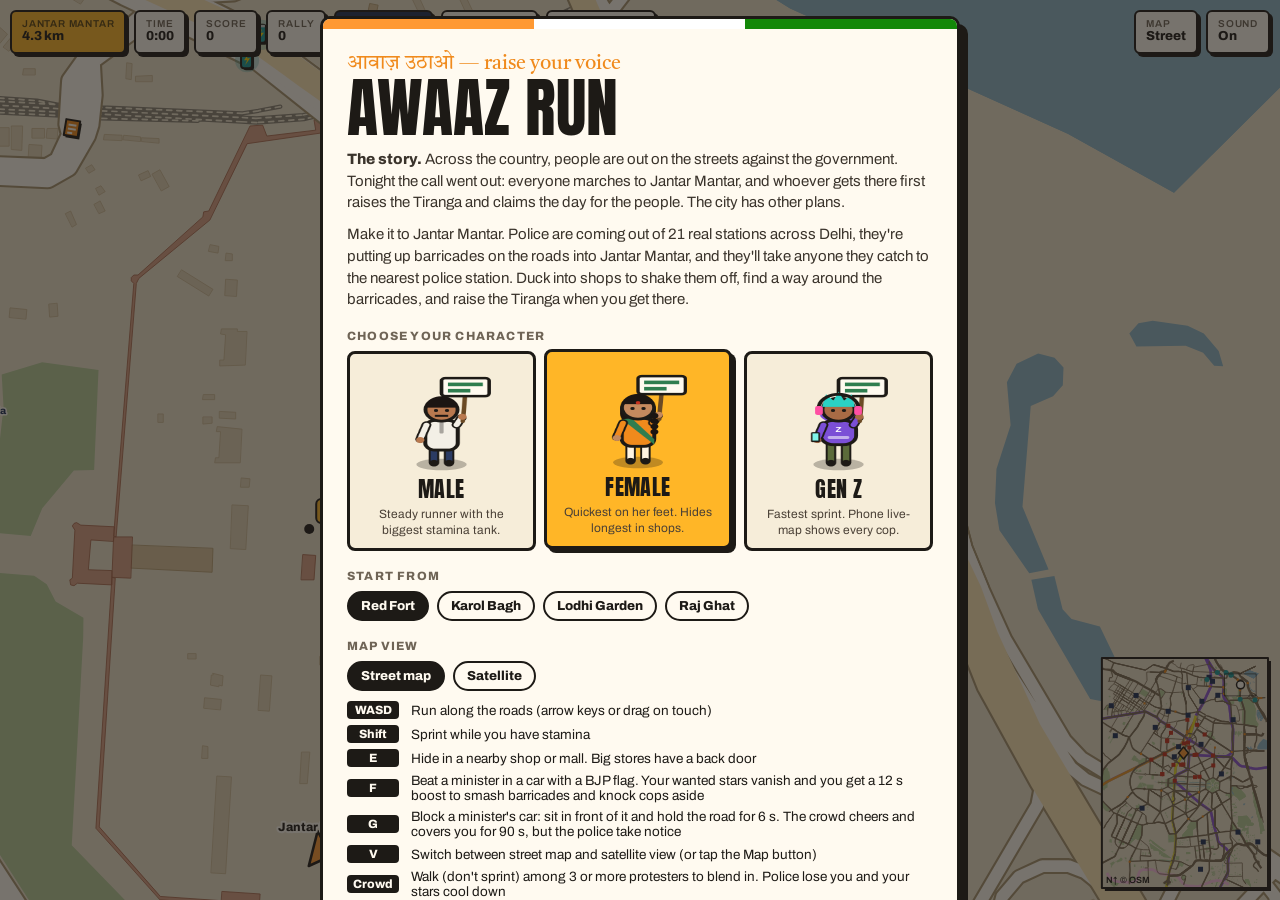
<file: public/index.html>
<!doctype html>
<html lang="en">
<head>
<meta charset="utf-8">
<meta name="viewport" content="width=device-width,initial-scale=1,maximum-scale=1,user-scalable=no">
<title>Awaaz Run — March to Jantar Mantar</title>
<meta name="referrer" content="no-referrer">
<link href="fonts/fonts.css" rel="stylesheet">
<link rel="preload" href="fonts/anton_v27_1Ptgg87LROyAm3Kz-C8.woff2" as="font" type="font/woff2" crossorigin>
<link rel="preload" href="fonts/archivo_v25_k3kPo8UDI-1M0wlSV9XAw6lQkqWY8Q82sLydOxI.woff2" as="font" type="font/woff2" crossorigin>
<link rel="manifest" href="manifest.webmanifest">
<meta name="theme-color" content="#1d1a16">
<link rel="icon" href="icon.svg" type="image/svg+xml">
<link rel="apple-touch-icon" href="icon-192.png">

<style>
:root{--sand:#efe4cc;--ink:#1d1a16;--saffron:#f08a1c;--marigold:#ffb627;--green:#2f7d4f;--khaki:#b39457;--navy:#1f2f57;--paper:#fffaf0;--red:#c8321e;--muted:#6f6456}
*{box-sizing:border-box;margin:0;padding:0}
html,body{height:100%;overflow:hidden;background:var(--ink);font-family:'Archivo',system-ui,sans-serif;color:var(--ink);touch-action:none;-webkit-user-select:none;user-select:none}
canvas#game{position:fixed;inset:0;width:100%;height:100%;display:block}
.hud{position:fixed;top:0;left:0;right:0;display:flex;gap:8px;align-items:stretch;padding:10px;pointer-events:none;flex-wrap:wrap}
.chip{background:var(--paper);border:2px solid var(--ink);border-radius:6px;padding:6px 10px;box-shadow:3px 3px 0 var(--ink);font-weight:800;font-size:13px;line-height:1.1;font-variant-numeric:tabular-nums}
.chip small{display:block;font-size:10px;font-weight:600;letter-spacing:.08em;text-transform:uppercase;color:var(--muted)}
.chip.goal{background:var(--marigold)} .chip.goal small{color:#5a4310}
.chip.heat{background:var(--navy);color:var(--paper)} .chip.heat small{color:#c7cfe6}
.stam{width:110px}
.bar{height:8px;border:2px solid var(--ink);border-radius:4px;margin-top:4px;overflow:hidden;background:#e6dcc5}
.bar i{display:block;height:100%;background:var(--saffron);width:100%}
.btn-mute{pointer-events:auto;cursor:pointer}
.btn-map{pointer-events:auto;cursor:pointer;margin-left:auto}
.anon{margin-top:14px;border:2px dashed var(--ink);border-radius:8px;padding:10px 12px;font-size:13px;line-height:1.45;background:#f6edd9}
.anon b{font-weight:800}
.toast{position:fixed;left:50%;top:76px;transform:translateX(-50%);background:var(--ink);color:var(--paper);padding:8px 14px;border-radius:6px;font-weight:800;font-size:14px;opacity:0;transition:opacity .25s;pointer-events:none;max-width:92vw;text-align:center}
.toast.show{opacity:1}
@media (max-width:620px){.toast{top:124px;font-size:13px}}
.hidebar{position:fixed;left:50%;bottom:26px;transform:translateX(-50%);background:var(--paper);border:3px solid var(--ink);box-shadow:4px 4px 0 var(--ink);border-radius:8px;padding:8px 14px;font-weight:800;font-size:14px;display:none;z-index:3;max-width:calc(100vw - 40px);text-align:center;line-height:1.5}
@media (pointer:coarse){.hidebar{bottom:200px;font-size:13px}}
.hidebar.show{display:block}
.hidebar kbd{background:var(--ink);color:var(--paper);border-radius:4px;padding:2px 7px;font-family:inherit}
.hidebar.alert{background:#ffd9cf;animation:pulse .5s infinite alternate}
@keyframes pulse{to{transform:translateX(-50%) scale(1.04)}}
.overlay{position:fixed;inset:0;display:flex;align-items:flex-start;justify-content:center;background:rgba(29,26,22,.6);padding:16px;z-index:5;overflow:auto}
.overlay.hidden{display:none}
.card{background:var(--paper);border:3px solid var(--ink);box-shadow:8px 8px 0 var(--ink);border-radius:10px;max-width:640px;width:100%;padding:26px 24px 22px;position:relative;overflow:hidden;margin:auto}
.card:before{content:"";position:absolute;left:0;right:0;top:0;height:10px;background:linear-gradient(90deg,#FF9933 0 33.3%,#fff 33.3% 66.6%,#138808 66.6%)}
.kicker{font-family:'Tiro Devanagari Hindi',serif;font-size:20px;color:var(--saffron);margin-top:6px}
h1{font-family:'Anton',sans-serif;font-weight:400;font-size:clamp(40px,9vw,64px);line-height:.95;text-transform:uppercase}
h2{font-family:'Anton',sans-serif;font-weight:400;font-size:clamp(28px,7vw,42px);line-height:1;text-transform:uppercase}
h3{font-size:12px;letter-spacing:.1em;text-transform:uppercase;color:var(--muted);margin-top:18px}
.card p{margin-top:10px;font-size:15px;line-height:1.45;color:#3a332b}
.chars{display:grid;grid-template-columns:repeat(3,1fr);gap:10px;margin-top:8px}
.char{border:3px solid var(--ink);border-radius:8px;background:#f6edd9;padding:8px 8px 10px;cursor:pointer;text-align:center;font-family:inherit;color:var(--ink)}
.char canvas{width:100%;height:110px;display:block}
.char b{display:block;font-family:'Anton',sans-serif;font-weight:400;font-size:22px;text-transform:uppercase;letter-spacing:.02em}
.char span{display:block;font-size:12px;line-height:1.3;color:#4a4036;margin-top:2px}
.char[aria-pressed="true"]{background:var(--marigold);box-shadow:4px 4px 0 var(--ink);transform:translate(-2px,-2px)}
.char:focus-visible,.start:focus-visible{outline:3px solid var(--navy);outline-offset:2px}
.starts{display:flex;flex-wrap:wrap;gap:8px;margin-top:8px}
.start{border:2px solid var(--ink);border-radius:20px;padding:6px 12px;background:var(--paper);font-weight:800;font-size:13px;cursor:pointer;font-family:inherit;color:var(--ink)}
.start[aria-pressed="true"]{background:var(--ink);color:var(--paper)}
.rules{margin-top:10px;display:grid;grid-template-columns:auto 1fr;gap:6px 12px;font-size:13.5px;align-items:center}
.rules b{display:inline-block;min-width:30px;text-align:center;background:var(--ink);color:var(--paper);border-radius:4px;padding:2px 6px;font-size:12px}
.cta{margin-top:20px;display:flex;gap:10px;flex-wrap:wrap}
button.go{font-family:'Anton',sans-serif;font-size:22px;letter-spacing:.04em;text-transform:uppercase;background:var(--saffron);color:var(--ink);border:3px solid var(--ink);border-radius:8px;padding:10px 26px;box-shadow:4px 4px 0 var(--ink);cursor:pointer}
button.go.alt{background:var(--paper)}
button.go:hover{background:var(--marigold)} button.go:active{transform:translate(3px,3px);box-shadow:1px 1px 0 var(--ink)}
button.go:focus-visible{outline:3px solid var(--navy);outline-offset:3px}
.stats{margin-top:14px;display:grid;grid-template-columns:repeat(4,1fr);gap:8px}
.stats div{border:2px solid var(--ink);border-radius:6px;padding:8px;text-align:center;font-weight:800;font-size:20px;font-variant-numeric:tabular-nums;background:var(--paper)}
.stats small{display:block;font-size:10px;letter-spacing:.08em;text-transform:uppercase;color:var(--muted);font-weight:600}
.credit{margin-top:14px;font-size:11px;color:var(--muted)} .credit a{color:var(--muted)}
#stick{position:fixed;width:120px;height:120px;border-radius:50%;border:3px solid rgba(29,26,22,.5);background:rgba(255,250,240,.35);display:none;pointer-events:none;transform:translate(-50%,-50%);z-index:3}
#stick i{position:absolute;left:50%;top:50%;width:50px;height:50px;margin:-25px 0 0 -25px;border-radius:50%;background:var(--saffron);border:3px solid var(--ink)}
.tbtn{position:fixed;right:18px;width:78px;height:78px;border-radius:50%;border:3px solid var(--ink);box-shadow:3px 3px 0 var(--ink);font-family:'Anton',sans-serif;font-size:16px;display:none;z-index:3;color:var(--ink)}
#sprintBtn{bottom:22px;background:var(--saffron)}
#hideBtn{bottom:112px;background:var(--paper)}
#beatBtn{bottom:22px;right:106px;background:#ff7f00}
#blockBtn{bottom:112px;right:106px;background:#138808;color:#fffaf0}
@media (pointer:coarse){#sprintBtn{display:block}#hideBtn.on,#beatBtn.on,#blockBtn.on{display:block}}
.chip.want span{color:#c8321e;letter-spacing:1px;font-size:15px}
.chip.want em{display:block;font-style:normal;font-size:10px;color:#2f7d4f}
.chip.want em:empty{display:none}
.chip.want.boost{background:var(--marigold)}
/* victory */
#winScreen{background:#1d1a16;align-items:stretch;padding:0;flex-direction:column}
#flagCv{position:absolute;inset:0;width:100%;height:100%}
.winUI{position:relative;z-index:2;margin-top:auto;padding:16px;display:flex;justify-content:center}
.raise{font-family:'Anton',sans-serif;font-size:24px;text-transform:uppercase;letter-spacing:.04em;background:#FF9933;border:3px solid var(--ink);border-radius:10px;box-shadow:5px 5px 0 var(--ink);padding:14px 28px;cursor:pointer;color:var(--ink);touch-action:none}
.raise:active{transform:translate(3px,3px);box-shadow:2px 2px 0 var(--ink)}
.winCard{position:relative;z-index:2;margin:auto auto 16px;max-width:620px;width:calc(100% - 32px);display:none}
.winCard.show{display:block}
.winCard .card{margin:0}
.victory{margin-top:8px;font-family:'Anton',sans-serif;font-size:clamp(18px,4.4vw,26px);line-height:1.15;text-transform:uppercase;color:#138808}
@media (max-width:560px){.chip{font-size:12px;padding:5px 8px}.stam{width:84px}.hide-sm{display:none}.stats{grid-template-columns:repeat(2,1fr)}.char span{font-size:11px}.char canvas{height:90px}}
</style>
</head>
<body>
<canvas id="game" aria-label="Top-down chase game on a map of central Delhi"></canvas>

<div class="hud" id="hud">
  <div class="chip goal"><small>Jantar Mantar</small><span id="hGoal">–</span></div>
  <div class="chip"><small>Time</small><span id="hTime">0:00</span></div>
  <div class="chip"><small>Score</small><span id="hScore">0</span></div>
  <div class="chip hide-sm"><small>Rally</small><span id="hRally">0</span></div>
  <div class="chip heat"><small>Police</small><span id="hCops">0</span></div>
  <div class="chip want" id="wantChip"><small>Wanted</small><span id="hStars">☆☆☆☆☆</span><em id="hBoost"></em></div>
  <div class="chip stam"><small>Stamina</small><div class="bar"><i id="hStam"></i></div></div>
  <div class="chip btn-map" id="mapBtn" role="button" tabindex="0" aria-label="Switch map view"><small>Map</small><span id="hMap">Street</span></div>
  <div class="chip btn-mute" id="muteBtn" role="button" tabindex="0" aria-label="Toggle sound"><small>Sound</small><span id="hMute">On</span></div>
</div>
<div class="toast" id="toast"></div>
<div class="hidebar" id="hideBar"></div>
<div id="stick"><i></i></div>
<button class="tbtn" id="hideBtn" aria-label="Hide or leave shop">HIDE</button>
<button class="tbtn" id="sprintBtn" aria-label="Sprint">RUN</button>
<button class="tbtn" id="beatBtn" aria-label="Beat the minister">BEAT</button>
<button class="tbtn" id="blockBtn" aria-label="Block the minister's car">BLOCK</button>

<div class="overlay" id="startScreen">
  <div class="card">
    <div class="kicker">आवाज़ उठाओ — raise your voice</div>
    <h1>Awaaz Run</h1>
    <p class="story"><b>The story.</b> Across the country, people are out on the streets against the government. Tonight the call went out: everyone marches to Jantar Mantar, and whoever gets there first raises the Tiranga and claims the day for the people. The city has other plans.</p>
    <p>Make it to Jantar Mantar. Police are coming out of 21 real stations across Delhi, they're putting up barricades on the roads into Jantar Mantar, and they'll take anyone they catch to the nearest police station. Duck into shops to shake them off, find a way around the barricades, and raise the Tiranga when you get there.</p>
    <h3>Choose your character</h3>
    <div class="chars" id="chars"></div>
    <h3>Start from</h3>
    <div class="starts" id="starts"></div>
    <h3>Map view</h3>
    <div class="starts" id="modes"></div>
    <div class="rules">
      <b>WASD</b><span>Run along the roads (arrow keys or drag on touch)</span>
      <b>Shift</b><span>Sprint while you have stamina</span>
      <b>E</b><span>Hide in a nearby shop or mall. Big stores have a back door</span>
      <b>F</b><span>Beat a minister in a car with a BJP flag. Your wanted stars vanish and you get a 12 s boost to smash barricades and knock cops aside</span>
      <b>G</b><span>Block a minister's car: sit in front of it and hold the road for 6 s. The crowd cheers and covers you for 90 s, but the police take notice</span>
      <b>V</b><span>Switch between street map and satellite view (or tap the Map button)</span>
      <b>Crowd</b><span>Walk (don't sprint) among 3 or more protesters to blend in. Police lose you and your stars cool down</span>
      <b>Can</b><span>Energy drink: refills stamina and gives you 10 minutes of crowd cover. Protesters follow you and 2 are enough to blend in</span>
      <b>Jail</b><span>If police catch you, they take you to the nearest station and release you after 30 s. Get detained 3 times and the day is lost</span>
      <b>★</b><span>Wanted stars go up when police spot you, when you free detainees, spread pamphlets or dodge a chase. More stars mean more, faster police</span>
    </div>
    <div class="anon" id="anonBox"><b>Anonymous play.</b> You are <b id="alias">Protester</b>. No sign-in, no name, no cookies, no saved data, no analytics. Fonts and map data come with the game. Satellite view loads image tiles from Esri's servers, which see your IP address like any online map.</div>
    <div class="cta"><button class="go" id="startBtn">Start the march</button></div>
    <div class="credit">Roads, shops, parks and police stations: © <a href="https://www.openstreetmap.org/copyright" target="_blank" rel="noopener noreferrer">OpenStreetMap contributors</a> (roads, buildings, metro). Satellite imagery © Esri, Maxar, Earthstar Geographics. Fictional arcade game.</div>
  </div>
</div>

<div class="overlay hidden" id="overScreen">
  <div class="card">
    <div class="kicker">हिरासत में — detained</div>
    <h2 id="overTitle">Detained</h2>
    <p id="overText"></p>
    <div class="stats">
      <div><small>Survived</small><span id="oTime">0:00</span></div>
      <div><small>Score</small><span id="oScore">0</span></div>
      <div><small>Freed</small><span id="oRescue">0</span></div>
      <div><small>To go</small><span id="oDist">0</span></div>
    </div>
    <div class="cta"><button class="go" id="againBtn">Try again</button><button class="go alt" id="changeBtn">Change character</button></div>
  </div>
</div>

<div class="overlay hidden" id="winScreen">
  <canvas id="flagCv"></canvas>
  <div class="winUI" id="raiseWrap"><button class="raise" id="raiseBtn">Hold to raise the Tiranga</button></div>
  <div class="winCard" id="winCard">
    <div class="card">
      <div class="kicker">जीत हमारी है — the victory is ours</div>
      <h2>Tiranga raised at Jantar Mantar</h2>
      <div class="victory" id="victoryLine"></div>
      <div class="stats">
        <div><small>Time</small><span id="wTime">0:00</span></div>
        <div><small>Score</small><span id="wScore">0</span></div>
        <div><small>Rally</small><span id="wRally">0</span></div>
        <div><small>Police fooled</small><span id="wFooled">0</span></div>
      </div>
      <div class="cta"><button class="go" id="winAgain">March again</button><button class="go alt" id="winChange">Change character</button></div>
    </div>
  </div>
</div>

<script src="map.js"></script>
<script src="sprites.js"></script>
<script src="game.js"></script>
<script>
if ('serviceWorker' in navigator) {
  window.addEventListener('load', () => navigator.serviceWorker.register('sw.js').catch(() => {}));
}
</script>
</body>
</html>
</file>
<file: public/fonts/fonts.css>
/* vietnamese */
@font-face {
  font-family: 'Anton';
  font-style: normal;
  font-weight: 400;
  font-display: swap;
  src: url(anton_v27_1Ptgg87LROyAm3K8-C8QSw.woff2) format('woff2');
  unicode-range: U+0102-0103, U+0110-0111, U+0128-0129, U+0168-0169, U+01A0-01A1, U+01AF-01B0, U+0300-0301, U+0303-0304, U+0308-0309, U+0323, U+0329, U+1EA0-1EF9, U+20AB;
}
/* latin-ext */
@font-face {
  font-family: 'Anton';
  font-style: normal;
  font-weight: 400;
  font-display: swap;
  src: url(anton_v27_1Ptgg87LROyAm3K9-C8QSw.woff2) format('woff2');
  unicode-range: U+0100-02BA, U+02BD-02C5, U+02C7-02CC, U+02CE-02D7, U+02DD-02FF, U+0304, U+0308, U+0329, U+1D00-1DBF, U+1E00-1E9F, U+1EF2-1EFF, U+2020, U+20A0-20AB, U+20AD-20C4, U+2113, U+2C60-2C7F, U+A720-A7FF;
}
/* latin */
@font-face {
  font-family: 'Anton';
  font-style: normal;
  font-weight: 400;
  font-display: swap;
  src: url(anton_v27_1Ptgg87LROyAm3Kz-C8.woff2) format('woff2');
  unicode-range: U+0000-00FF, U+0131, U+0152-0153, U+02BB-02BC, U+02C6, U+02DA, U+02DC, U+0304, U+0308, U+0329, U+2000-206F, U+20AC, U+2122, U+2191, U+2193, U+2212, U+2215, U+FEFF, U+FFFD;
}
/* vietnamese */
@font-face {
  font-family: 'Archivo';
  font-style: normal;
  font-weight: 400;
  font-stretch: 100%;
  font-display: swap;
  src: url(archivo_v25_k3kPo8UDI-1M0wlSV9XAw6lQkqWY8Q82sLySOxK-vA.woff2) format('woff2');
  unicode-range: U+0102-0103, U+0110-0111, U+0128-0129, U+0168-0169, U+01A0-01A1, U+01AF-01B0, U+0300-0301, U+0303-0304, U+0308-0309, U+0323, U+0329, U+1EA0-1EF9, U+20AB;
}
/* latin-ext */
@font-face {
  font-family: 'Archivo';
  font-style: normal;
  font-weight: 400;
  font-stretch: 100%;
  font-display: swap;
  src: url(archivo_v25_k3kPo8UDI-1M0wlSV9XAw6lQkqWY8Q82sLyTOxK-vA.woff2) format('woff2');
  unicode-range: U+0100-02BA, U+02BD-02C5, U+02C7-02CC, U+02CE-02D7, U+02DD-02FF, U+0304, U+0308, U+0329, U+1D00-1DBF, U+1E00-1E9F, U+1EF2-1EFF, U+2020, U+20A0-20AB, U+20AD-20C4, U+2113, U+2C60-2C7F, U+A720-A7FF;
}
/* latin */
@font-face {
  font-family: 'Archivo';
  font-style: normal;
  font-weight: 400;
  font-stretch: 100%;
  font-display: swap;
  src: url(archivo_v25_k3kPo8UDI-1M0wlSV9XAw6lQkqWY8Q82sLydOxI.woff2) format('woff2');
  unicode-range: U+0000-00FF, U+0131, U+0152-0153, U+02BB-02BC, U+02C6, U+02DA, U+02DC, U+0304, U+0308, U+0329, U+2000-206F, U+20AC, U+2122, U+2191, U+2193, U+2212, U+2215, U+FEFF, U+FFFD;
}
/* vietnamese */
@font-face {
  font-family: 'Archivo';
  font-style: normal;
  font-weight: 600;
  font-stretch: 100%;
  font-display: swap;
  src: url(archivo_v25_k3kPo8UDI-1M0wlSV9XAw6lQkqWY8Q82sLySOxK-vA.woff2) format('woff2');
  unicode-range: U+0102-0103, U+0110-0111, U+0128-0129, U+0168-0169, U+01A0-01A1, U+01AF-01B0, U+0300-0301, U+0303-0304, U+0308-0309, U+0323, U+0329, U+1EA0-1EF9, U+20AB;
}
/* latin-ext */
@font-face {
  font-family: 'Archivo';
  font-style: normal;
  font-weight: 600;
  font-stretch: 100%;
  font-display: swap;
  src: url(archivo_v25_k3kPo8UDI-1M0wlSV9XAw6lQkqWY8Q82sLyTOxK-vA.woff2) format('woff2');
  unicode-range: U+0100-02BA, U+02BD-02C5, U+02C7-02CC, U+02CE-02D7, U+02DD-02FF, U+0304, U+0308, U+0329, U+1D00-1DBF, U+1E00-1E9F, U+1EF2-1EFF, U+2020, U+20A0-20AB, U+20AD-20C4, U+2113, U+2C60-2C7F, U+A720-A7FF;
}
/* latin */
@font-face {
  font-family: 'Archivo';
  font-style: normal;
  font-weight: 600;
  font-stretch: 100%;
  font-display: swap;
  src: url(archivo_v25_k3kPo8UDI-1M0wlSV9XAw6lQkqWY8Q82sLydOxI.woff2) format('woff2');
  unicode-range: U+0000-00FF, U+0131, U+0152-0153, U+02BB-02BC, U+02C6, U+02DA, U+02DC, U+0304, U+0308, U+0329, U+2000-206F, U+20AC, U+2122, U+2191, U+2193, U+2212, U+2215, U+FEFF, U+FFFD;
}
/* vietnamese */
@font-face {
  font-family: 'Archivo';
  font-style: normal;
  font-weight: 800;
  font-stretch: 100%;
  font-display: swap;
  src: url(archivo_v25_k3kPo8UDI-1M0wlSV9XAw6lQkqWY8Q82sLySOxK-vA.woff2) format('woff2');
  unicode-range: U+0102-0103, U+0110-0111, U+0128-0129, U+0168-0169, U+01A0-01A1, U+01AF-01B0, U+0300-0301, U+0303-0304, U+0308-0309, U+0323, U+0329, U+1EA0-1EF9, U+20AB;
}
/* latin-ext */
@font-face {
  font-family: 'Archivo';
  font-style: normal;
  font-weight: 800;
  font-stretch: 100%;
  font-display: swap;
  src: url(archivo_v25_k3kPo8UDI-1M0wlSV9XAw6lQkqWY8Q82sLyTOxK-vA.woff2) format('woff2');
  unicode-range: U+0100-02BA, U+02BD-02C5, U+02C7-02CC, U+02CE-02D7, U+02DD-02FF, U+0304, U+0308, U+0329, U+1D00-1DBF, U+1E00-1E9F, U+1EF2-1EFF, U+2020, U+20A0-20AB, U+20AD-20C4, U+2113, U+2C60-2C7F, U+A720-A7FF;
}
/* latin */
@font-face {
  font-family: 'Archivo';
  font-style: normal;
  font-weight: 800;
  font-stretch: 100%;
  font-display: swap;
  src: url(archivo_v25_k3kPo8UDI-1M0wlSV9XAw6lQkqWY8Q82sLydOxI.woff2) format('woff2');
  unicode-range: U+0000-00FF, U+0131, U+0152-0153, U+02BB-02BC, U+02C6, U+02DA, U+02DC, U+0304, U+0308, U+0329, U+2000-206F, U+20AC, U+2122, U+2191, U+2193, U+2212, U+2215, U+FEFF, U+FFFD;
}
/* devanagari */
@font-face {
  font-family: 'Tiro Devanagari Hindi';
  font-style: normal;
  font-weight: 400;
  font-display: swap;
  src: url(tirodevanagarihindi_v7_55xyezN7P8T4e0_CfIJrwdodg9HoYw0i-M9vTuMPTG0.woff2) format('woff2');
  unicode-range: U+0900-097F, U+1CD0-1CF4, U+1CF7-1CF9, U+200C-200D, U+20A8, U+20B9, U+20F0, U+25CC, U+A830-A839, U+A8E0-A8FF, U+11B00-11B0A;
}
/* latin-ext */
@font-face {
  font-family: 'Tiro Devanagari Hindi';
  font-style: normal;
  font-weight: 400;
  font-display: swap;
  src: url(tirodevanagarihindi_v7_55xyezN7P8T4e0_CfIJrwdodg9HoYw0i-M9vQeMPTG0.woff2) format('woff2');
  unicode-range: U+0100-02BA, U+02BD-02C5, U+02C7-02CC, U+02CE-02D7, U+02DD-02FF, U+0304, U+0308, U+0329, U+1D00-1DBF, U+1E00-1E9F, U+1EF2-1EFF, U+2020, U+20A0-20AB, U+20AD-20C4, U+2113, U+2C60-2C7F, U+A720-A7FF;
}
/* latin */
@font-face {
  font-family: 'Tiro Devanagari Hindi';
  font-style: normal;
  font-weight: 400;
  font-display: swap;
  src: url(tirodevanagarihindi_v7_55xyezN7P8T4e0_CfIJrwdodg9HoYw0i-M9vT-MP.woff2) format('woff2');
  unicode-range: U+0000-00FF, U+0131, U+0152-0153, U+02BB-02BC, U+02C6, U+02DA, U+02DC, U+0304, U+0308, U+0329, U+2000-206F, U+20AC, U+2122, U+2191, U+2193, U+2212, U+2215, U+FEFF, U+FFFD;
}
</file>
